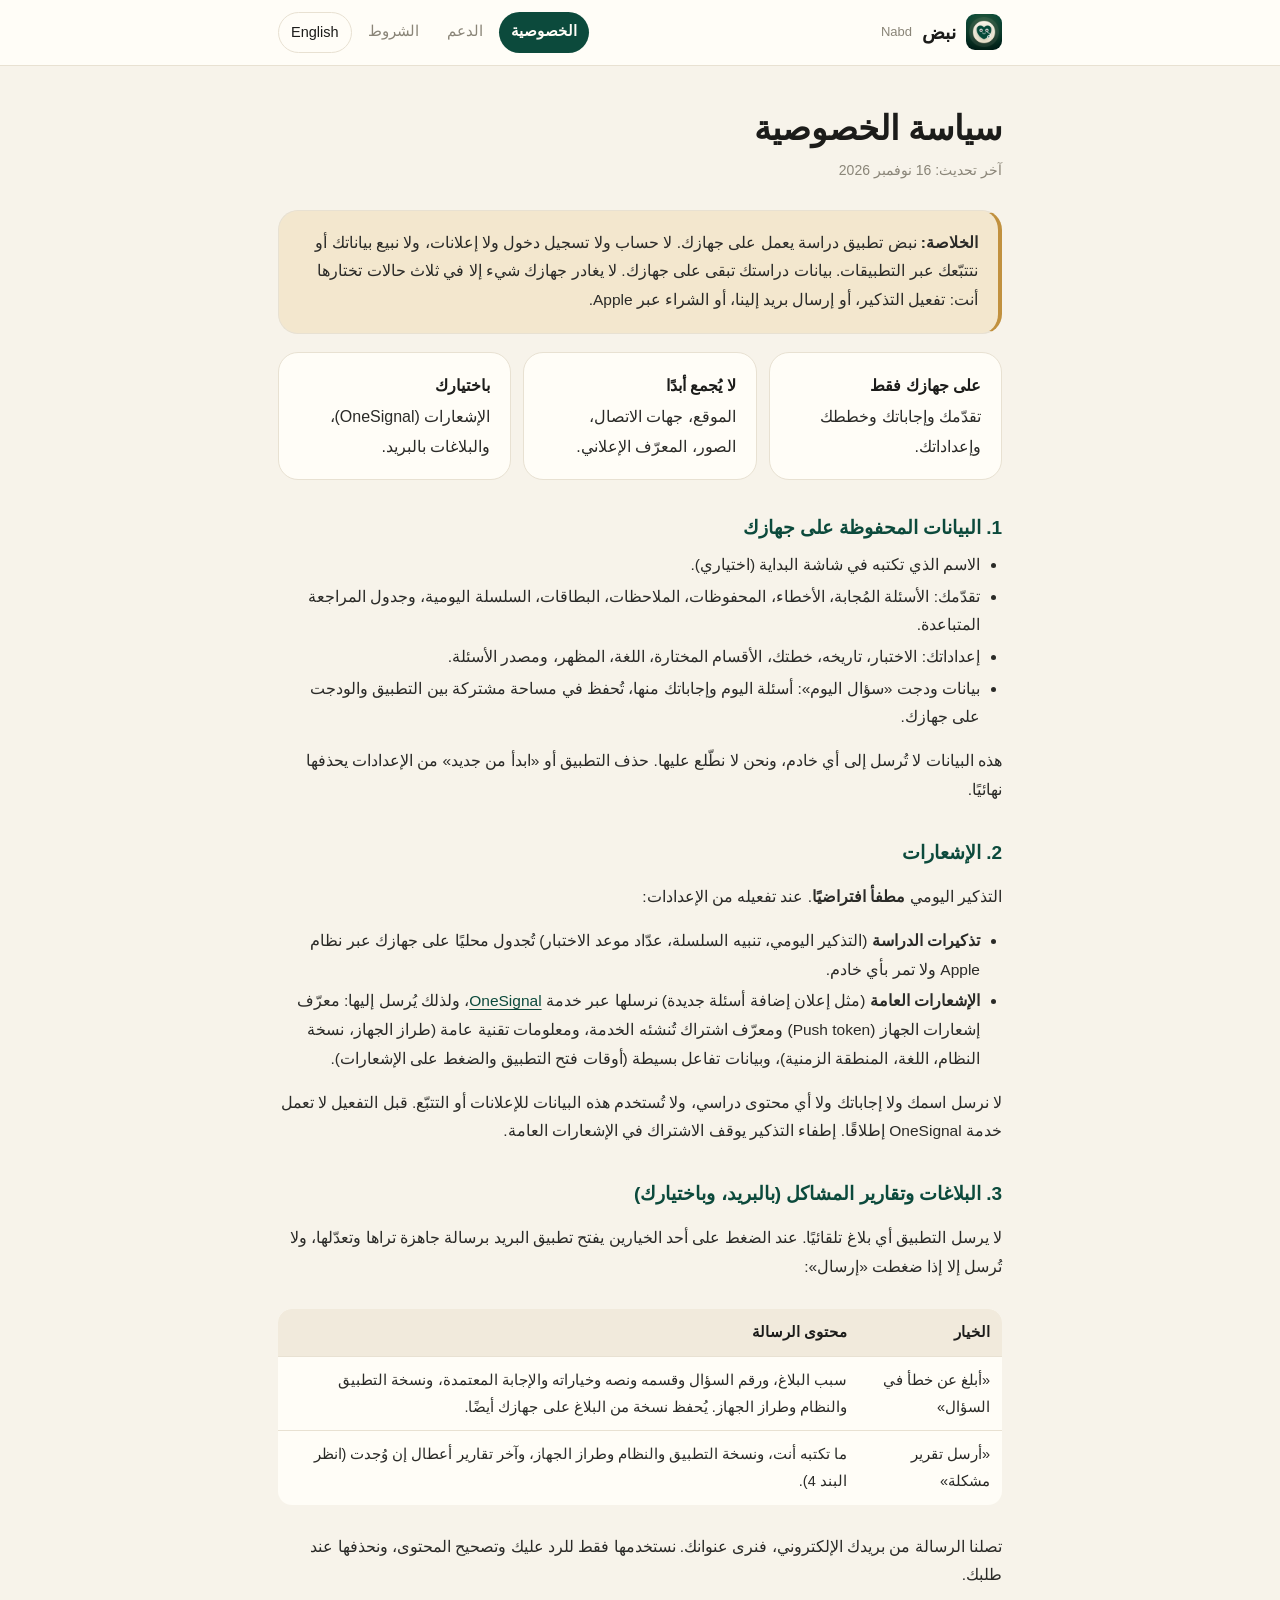
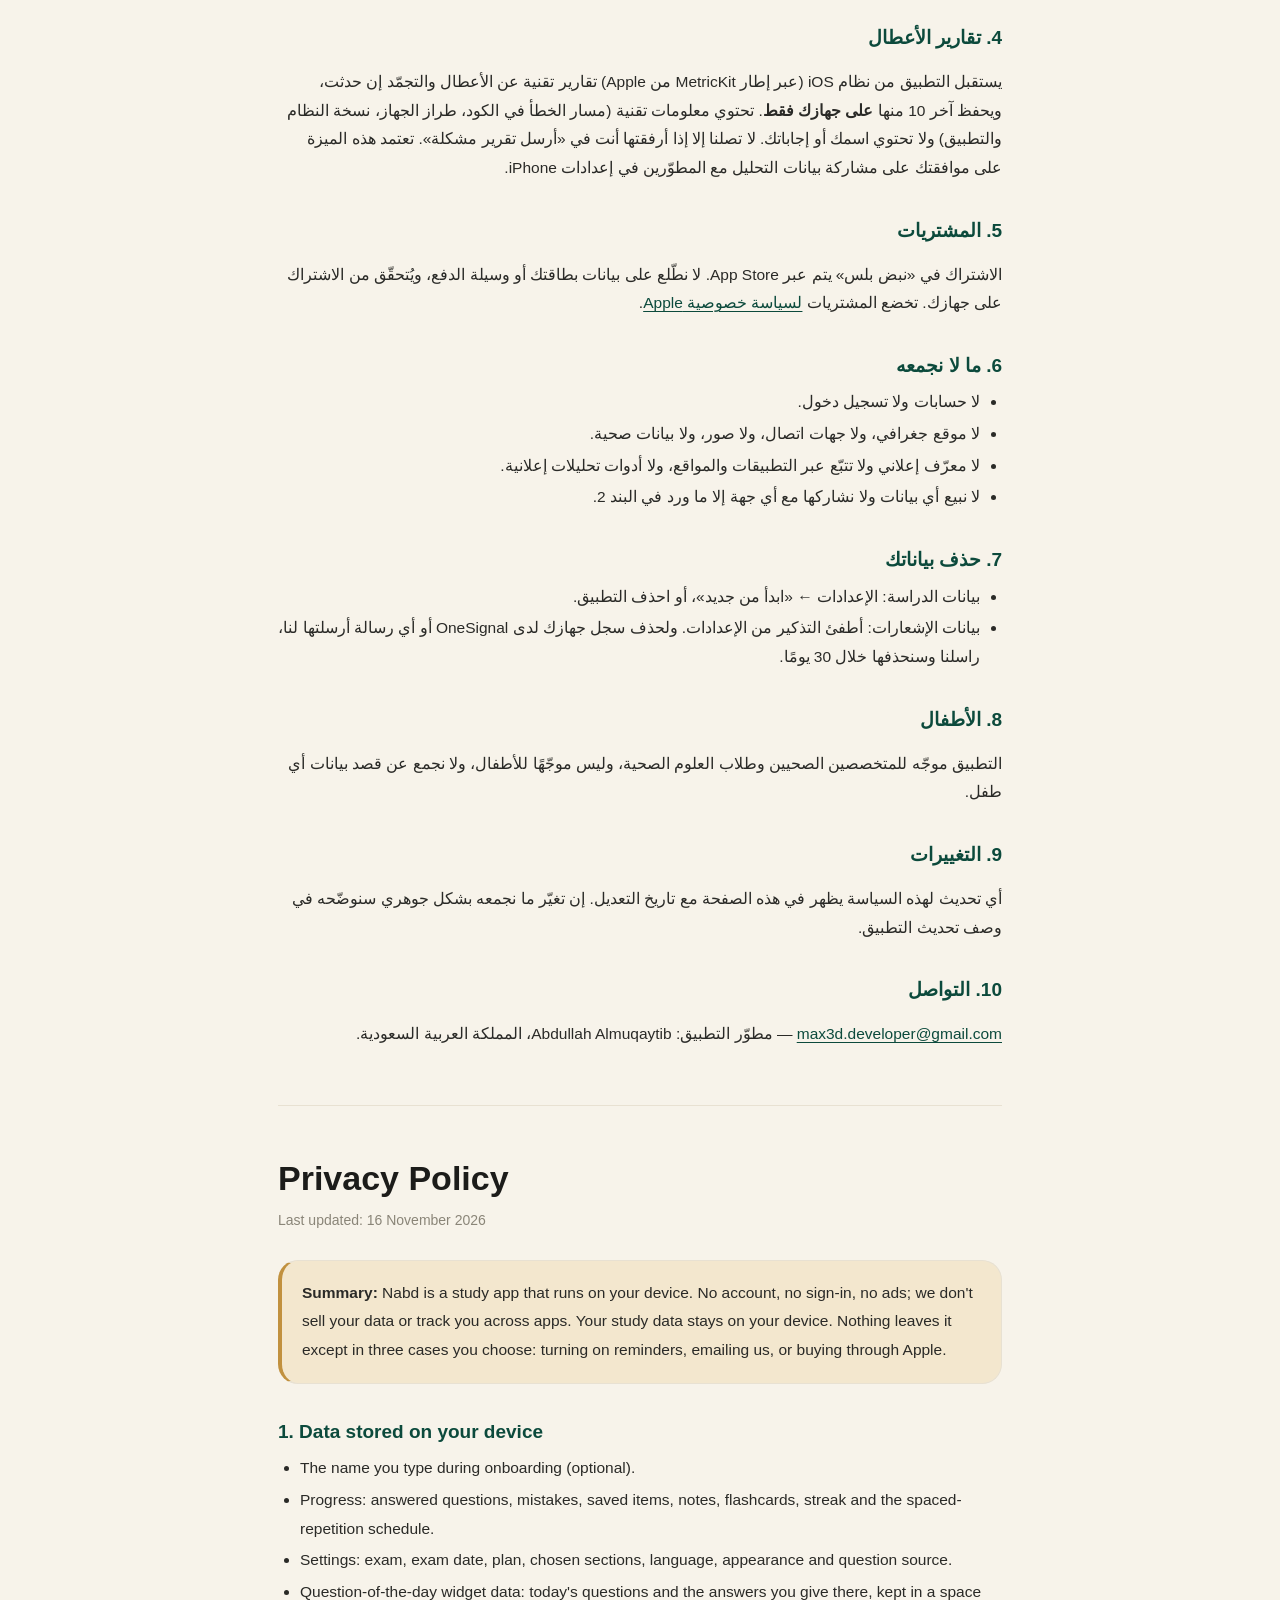
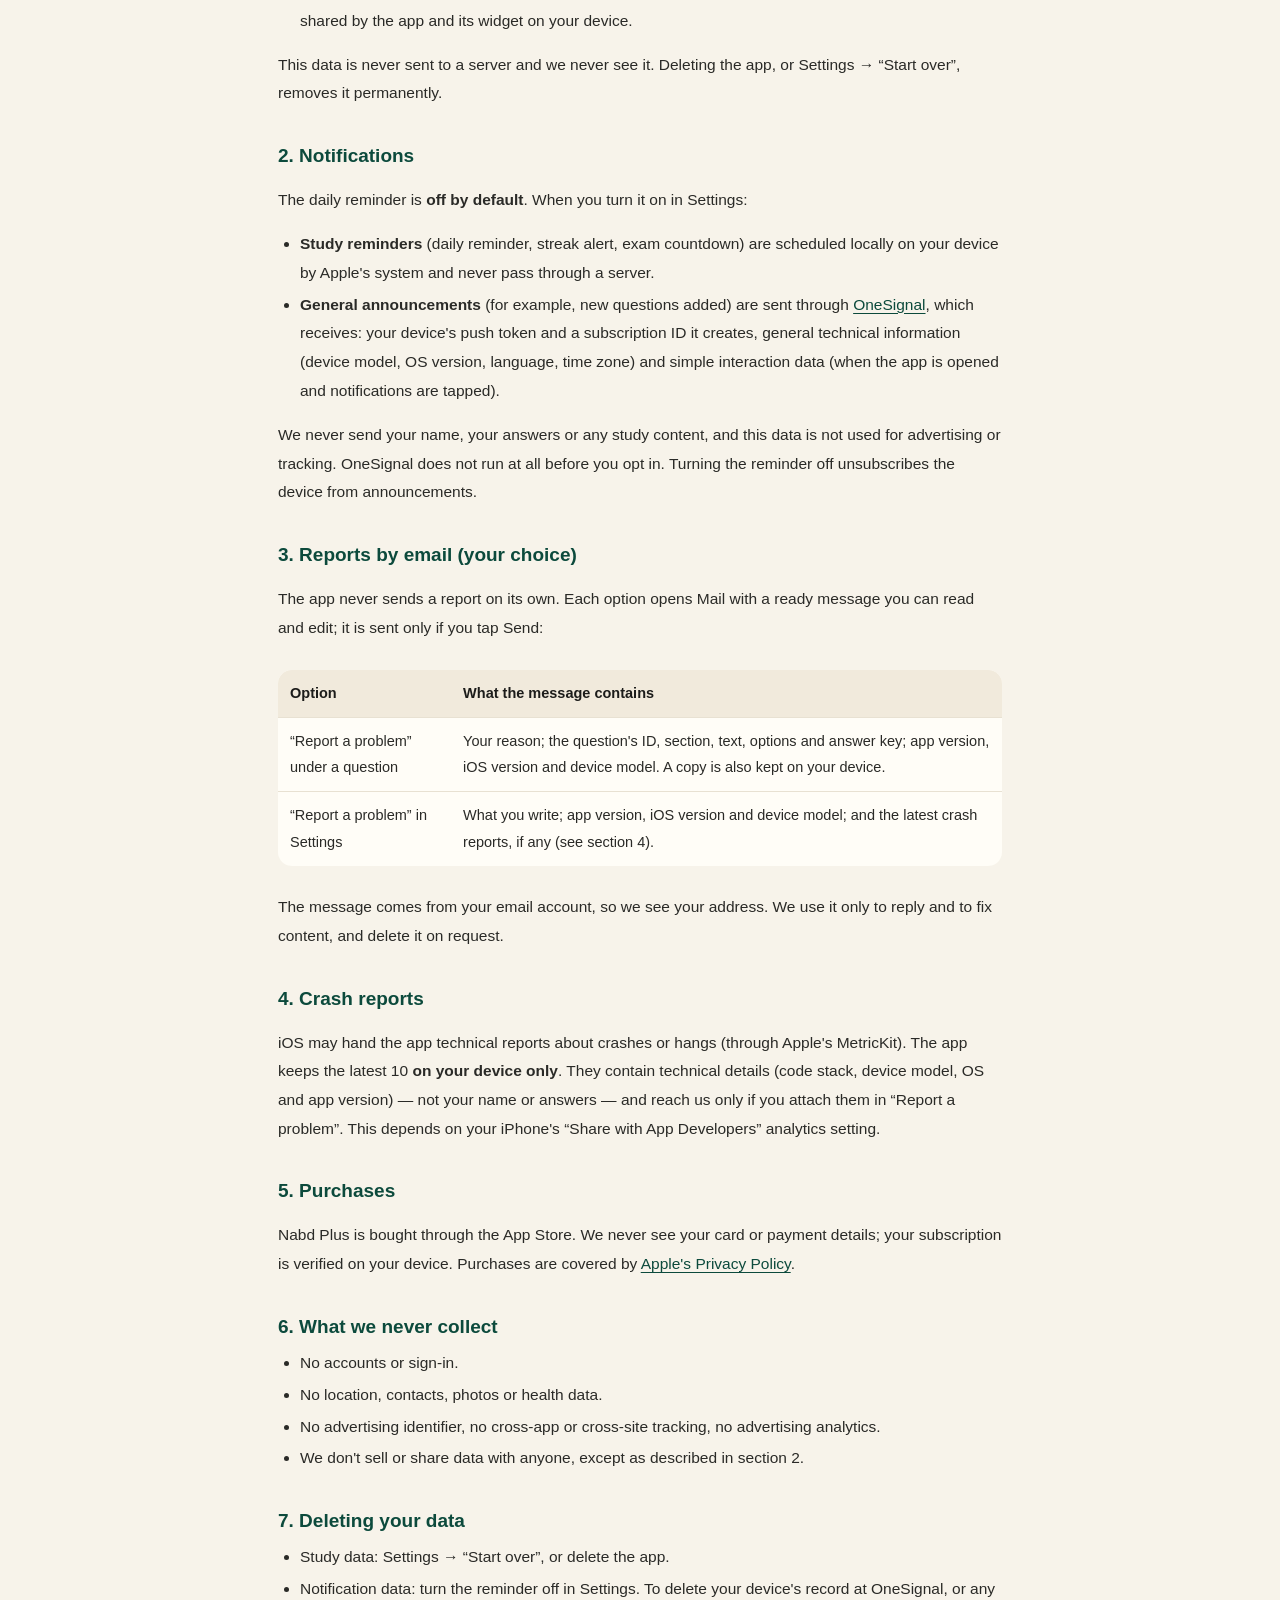
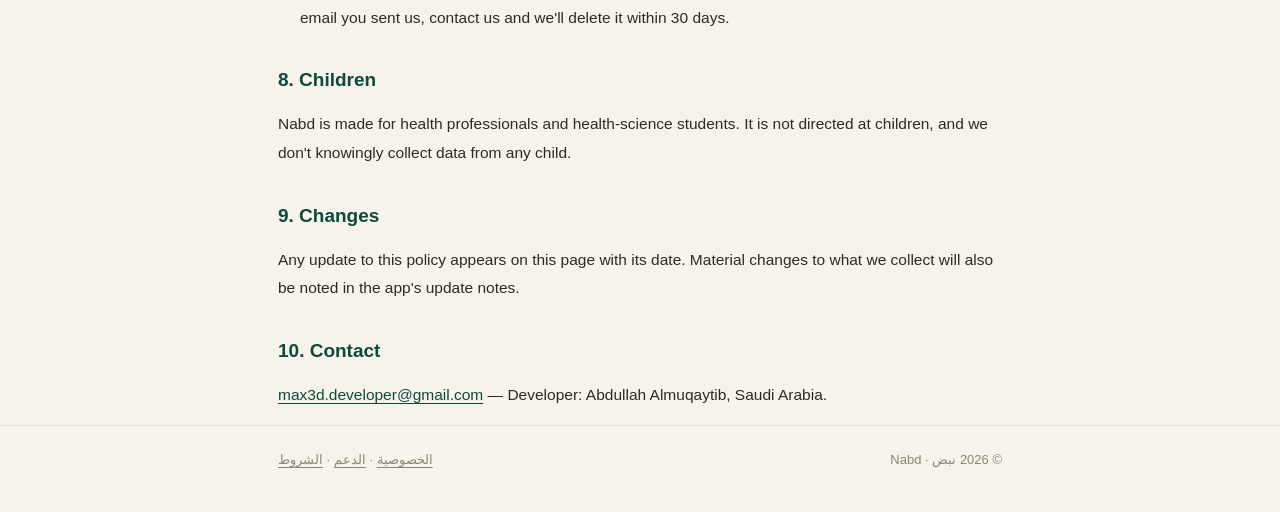
<file: index.html>
<!doctype html>
<html lang="ar" dir="rtl">
<head>
<meta charset="utf-8">
<meta name="viewport" content="width=device-width, initial-scale=1">
<title>نبض — سياسة الخصوصية | Nabd Privacy Policy</title>
<meta name="description" content="سياسة الخصوصية لتطبيق نبض لاختبارات الرخصة الصحية السعودية. Privacy policy for Nabd.">
<meta name="theme-color" content="#0C4A3C">
<link rel="icon" href="assets/favicon.png">
<link rel="apple-touch-icon" href="assets/icon.png">
<link rel="stylesheet" href="assets/site.css">
</head>
<body>
<header class="top"><div class="wrap">
  <a class="brand" href="./"><img src="assets/icon.png" alt="">نبض <small>Nabd</small></a>
  <nav>
    <a href="./" aria-current="page">الخصوصية</a>
    <a href="support.html">الدعم</a>
    <a href="terms.html">الشروط</a>
    <a class="lang" href="#en" lang="en">English</a>
  </nav>
</div></header>

<main class="wrap">
  <section class="hero">
    <h1>سياسة الخصوصية</h1>
    <div class="sub">آخر تحديث: 16 نوفمبر 2026</div>
  </section>

  <div class="card key">
    <p><strong>الخلاصة:</strong> نبض تطبيق دراسة يعمل على جهازك. لا حساب ولا تسجيل دخول ولا إعلانات، ولا نبيع بياناتك أو نتتبّعك عبر التطبيقات. بيانات دراستك تبقى على جهازك. لا يغادر جهازك شيء إلا في ثلاث حالات تختارها أنت: تفعيل التذكير، أو إرسال بريد إلينا، أو الشراء عبر Apple.</p>
  </div>

  <div class="grid">
    <div class="card"><strong>على جهازك فقط</strong>تقدّمك وإجاباتك وخططك وإعداداتك.</div>
    <div class="card"><strong>لا يُجمع أبدًا</strong>الموقع، جهات الاتصال، الصور، المعرّف الإعلاني.</div>
    <div class="card"><strong>باختيارك</strong>الإشعارات (OneSignal)، والبلاغات بالبريد.</div>
  </div>

  <h2>1. البيانات المحفوظة على جهازك</h2>
  <ul>
    <li>الاسم الذي تكتبه في شاشة البداية (اختياري).</li>
    <li>تقدّمك: الأسئلة المُجابة، الأخطاء، المحفوظات، الملاحظات، البطاقات، السلسلة اليومية، وجدول المراجعة المتباعدة.</li>
    <li>إعداداتك: الاختبار، تاريخه، خطتك، الأقسام المختارة، اللغة، المظهر، ومصدر الأسئلة.</li>
    <li>بيانات ودجت «سؤال اليوم»: أسئلة اليوم وإجاباتك منها، تُحفظ في مساحة مشتركة بين التطبيق والودجت على جهازك.</li>
  </ul>
  <p>هذه البيانات لا تُرسل إلى أي خادم، ونحن لا نطّلع عليها. حذف التطبيق أو «ابدأ من جديد» من الإعدادات يحذفها نهائيًا.</p>

  <h2>2. الإشعارات</h2>
  <p>التذكير اليومي <strong>مطفأ افتراضيًا</strong>. عند تفعيله من الإعدادات:</p>
  <ul>
    <li><strong>تذكيرات الدراسة</strong> (التذكير اليومي، تنبيه السلسلة، عدّاد موعد الاختبار) تُجدول محليًا على جهازك عبر نظام Apple ولا تمر بأي خادم.</li>
    <li><strong>الإشعارات العامة</strong> (مثل إعلان إضافة أسئلة جديدة) نرسلها عبر خدمة <a href="https://onesignal.com/privacy_policy" rel="noopener">OneSignal</a>، ولذلك يُرسل إليها: معرّف إشعارات الجهاز (Push token) ومعرّف اشتراك تُنشئه الخدمة، ومعلومات تقنية عامة (طراز الجهاز، نسخة النظام، اللغة، المنطقة الزمنية)، وبيانات تفاعل بسيطة (أوقات فتح التطبيق والضغط على الإشعارات).</li>
  </ul>
  <p>لا نرسل اسمك ولا إجاباتك ولا أي محتوى دراسي، ولا تُستخدم هذه البيانات للإعلانات أو التتبّع. قبل التفعيل لا تعمل خدمة OneSignal إطلاقًا. إطفاء التذكير يوقف الاشتراك في الإشعارات العامة.</p>

  <h2>3. البلاغات وتقارير المشاكل (بالبريد، وباختيارك)</h2>
  <p>لا يرسل التطبيق أي بلاغ تلقائيًا. عند الضغط على أحد الخيارين يفتح تطبيق البريد برسالة جاهزة تراها وتعدّلها، ولا تُرسل إلا إذا ضغطت «إرسال»:</p>
  <div class="tablewrap"><table>
    <tr><th>الخيار</th><th>محتوى الرسالة</th></tr>
    <tr><td>«أبلغ عن خطأ في السؤال»</td><td>سبب البلاغ، ورقم السؤال وقسمه ونصه وخياراته والإجابة المعتمدة، ونسخة التطبيق والنظام وطراز الجهاز. يُحفظ نسخة من البلاغ على جهازك أيضًا.</td></tr>
    <tr><td>«أرسل تقرير مشكلة»</td><td>ما تكتبه أنت، ونسخة التطبيق والنظام وطراز الجهاز، وآخر تقارير أعطال إن وُجدت (انظر البند 4).</td></tr>
  </table></div>
  <p>تصلنا الرسالة من بريدك الإلكتروني، فنرى عنوانك. نستخدمها فقط للرد عليك وتصحيح المحتوى، ونحذفها عند طلبك.</p>

  <h2>4. تقارير الأعطال</h2>
  <p>يستقبل التطبيق من نظام iOS (عبر إطار MetricKit من Apple) تقارير تقنية عن الأعطال والتجمّد إن حدثت، ويحفظ آخر 10 منها <strong>على جهازك فقط</strong>. تحتوي معلومات تقنية (مسار الخطأ في الكود، طراز الجهاز، نسخة النظام والتطبيق) ولا تحتوي اسمك أو إجاباتك. لا تصلنا إلا إذا أرفقتها أنت في «أرسل تقرير مشكلة». تعتمد هذه الميزة على موافقتك على مشاركة بيانات التحليل مع المطوّرين في إعدادات iPhone.</p>

  <h2>5. المشتريات</h2>
  <p>الاشتراك في «نبض بلس» يتم عبر App Store. لا نطّلع على بيانات بطاقتك أو وسيلة الدفع، ويُتحقّق من الاشتراك على جهازك. تخضع المشتريات <a href="https://www.apple.com/legal/privacy/" rel="noopener">لسياسة خصوصية Apple</a>.</p>

  <h2>6. ما لا نجمعه</h2>
  <ul>
    <li>لا حسابات ولا تسجيل دخول.</li>
    <li>لا موقع جغرافي، ولا جهات اتصال، ولا صور، ولا بيانات صحية.</li>
    <li>لا معرّف إعلاني ولا تتبّع عبر التطبيقات والمواقع، ولا أدوات تحليلات إعلانية.</li>
    <li>لا نبيع أي بيانات ولا نشاركها مع أي جهة إلا ما ورد في البند 2.</li>
  </ul>

  <h2>7. حذف بياناتك</h2>
  <ul>
    <li>بيانات الدراسة: الإعدادات ← «ابدأ من جديد»، أو احذف التطبيق.</li>
    <li>بيانات الإشعارات: أطفئ التذكير من الإعدادات. ولحذف سجل جهازك لدى OneSignal أو أي رسالة أرسلتها لنا، راسلنا وسنحذفها خلال 30 يومًا.</li>
  </ul>

  <h2>8. الأطفال</h2>
  <p>التطبيق موجّه للمتخصصين الصحيين وطلاب العلوم الصحية، وليس موجّهًا للأطفال، ولا نجمع عن قصد بيانات أي طفل.</p>

  <h2>9. التغييرات</h2>
  <p>أي تحديث لهذه السياسة يظهر في هذه الصفحة مع تاريخ التعديل. إن تغيّر ما نجمعه بشكل جوهري سنوضّحه في وصف تحديث التطبيق.</p>

  <h2>10. التواصل</h2>
  <p><a href="mailto:max3d.developer@gmail.com">max3d.developer@gmail.com</a> — مطوّر التطبيق: Abdullah Almuqaytib، المملكة العربية السعودية.</p>

  <!-- ===================== English ===================== -->
  <section class="en" id="en" lang="en" dir="ltr">
    <section class="hero">
      <h1>Privacy Policy</h1>
      <div class="sub">Last updated: 16 November 2026</div>
    </section>

    <div class="card key">
      <p><strong>Summary:</strong> Nabd is a study app that runs on your device. No account, no sign-in, no ads; we don't sell your data or track you across apps. Your study data stays on your device. Nothing leaves it except in three cases you choose: turning on reminders, emailing us, or buying through Apple.</p>
    </div>

    <h2>1. Data stored on your device</h2>
    <ul>
      <li>The name you type during onboarding (optional).</li>
      <li>Progress: answered questions, mistakes, saved items, notes, flashcards, streak and the spaced-repetition schedule.</li>
      <li>Settings: exam, exam date, plan, chosen sections, language, appearance and question source.</li>
      <li>Question-of-the-day widget data: today's questions and the answers you give there, kept in a space shared by the app and its widget on your device.</li>
    </ul>
    <p>This data is never sent to a server and we never see it. Deleting the app, or Settings → “Start over”, removes it permanently.</p>

    <h2>2. Notifications</h2>
    <p>The daily reminder is <strong>off by default</strong>. When you turn it on in Settings:</p>
    <ul>
      <li><strong>Study reminders</strong> (daily reminder, streak alert, exam countdown) are scheduled locally on your device by Apple's system and never pass through a server.</li>
      <li><strong>General announcements</strong> (for example, new questions added) are sent through <a href="https://onesignal.com/privacy_policy" rel="noopener">OneSignal</a>, which receives: your device's push token and a subscription ID it creates, general technical information (device model, OS version, language, time zone) and simple interaction data (when the app is opened and notifications are tapped).</li>
    </ul>
    <p>We never send your name, your answers or any study content, and this data is not used for advertising or tracking. OneSignal does not run at all before you opt in. Turning the reminder off unsubscribes the device from announcements.</p>

    <h2>3. Reports by email (your choice)</h2>
    <p>The app never sends a report on its own. Each option opens Mail with a ready message you can read and edit; it is sent only if you tap Send:</p>
    <div class="tablewrap"><table>
      <tr><th>Option</th><th>What the message contains</th></tr>
      <tr><td>“Report a problem” under a question</td><td>Your reason; the question's ID, section, text, options and answer key; app version, iOS version and device model. A copy is also kept on your device.</td></tr>
      <tr><td>“Report a problem” in Settings</td><td>What you write; app version, iOS version and device model; and the latest crash reports, if any (see section 4).</td></tr>
    </table></div>
    <p>The message comes from your email account, so we see your address. We use it only to reply and to fix content, and delete it on request.</p>

    <h2>4. Crash reports</h2>
    <p>iOS may hand the app technical reports about crashes or hangs (through Apple's MetricKit). The app keeps the latest 10 <strong>on your device only</strong>. They contain technical details (code stack, device model, OS and app version) — not your name or answers — and reach us only if you attach them in “Report a problem”. This depends on your iPhone's “Share with App Developers” analytics setting.</p>

    <h2>5. Purchases</h2>
    <p>Nabd Plus is bought through the App Store. We never see your card or payment details; your subscription is verified on your device. Purchases are covered by <a href="https://www.apple.com/legal/privacy/" rel="noopener">Apple's Privacy Policy</a>.</p>

    <h2>6. What we never collect</h2>
    <ul>
      <li>No accounts or sign-in.</li>
      <li>No location, contacts, photos or health data.</li>
      <li>No advertising identifier, no cross-app or cross-site tracking, no advertising analytics.</li>
      <li>We don't sell or share data with anyone, except as described in section 2.</li>
    </ul>

    <h2>7. Deleting your data</h2>
    <ul>
      <li>Study data: Settings → “Start over”, or delete the app.</li>
      <li>Notification data: turn the reminder off in Settings. To delete your device's record at OneSignal, or any email you sent us, contact us and we'll delete it within 30 days.</li>
    </ul>

    <h2>8. Children</h2>
    <p>Nabd is made for health professionals and health-science students. It is not directed at children, and we don't knowingly collect data from any child.</p>

    <h2>9. Changes</h2>
    <p>Any update to this policy appears on this page with its date. Material changes to what we collect will also be noted in the app's update notes.</p>

    <h2>10. Contact</h2>
    <p><a href="mailto:max3d.developer@gmail.com">max3d.developer@gmail.com</a> — Developer: Abdullah Almuqaytib, Saudi Arabia.</p>
  </section>
</main>

<footer><div class="wrap">
  <span>© 2026 نبض · Nabd</span>
  <span><a href="./">الخصوصية</a> · <a href="support.html">الدعم</a> · <a href="terms.html">الشروط</a></span>
</div></footer>
</body>
</html>
</file>
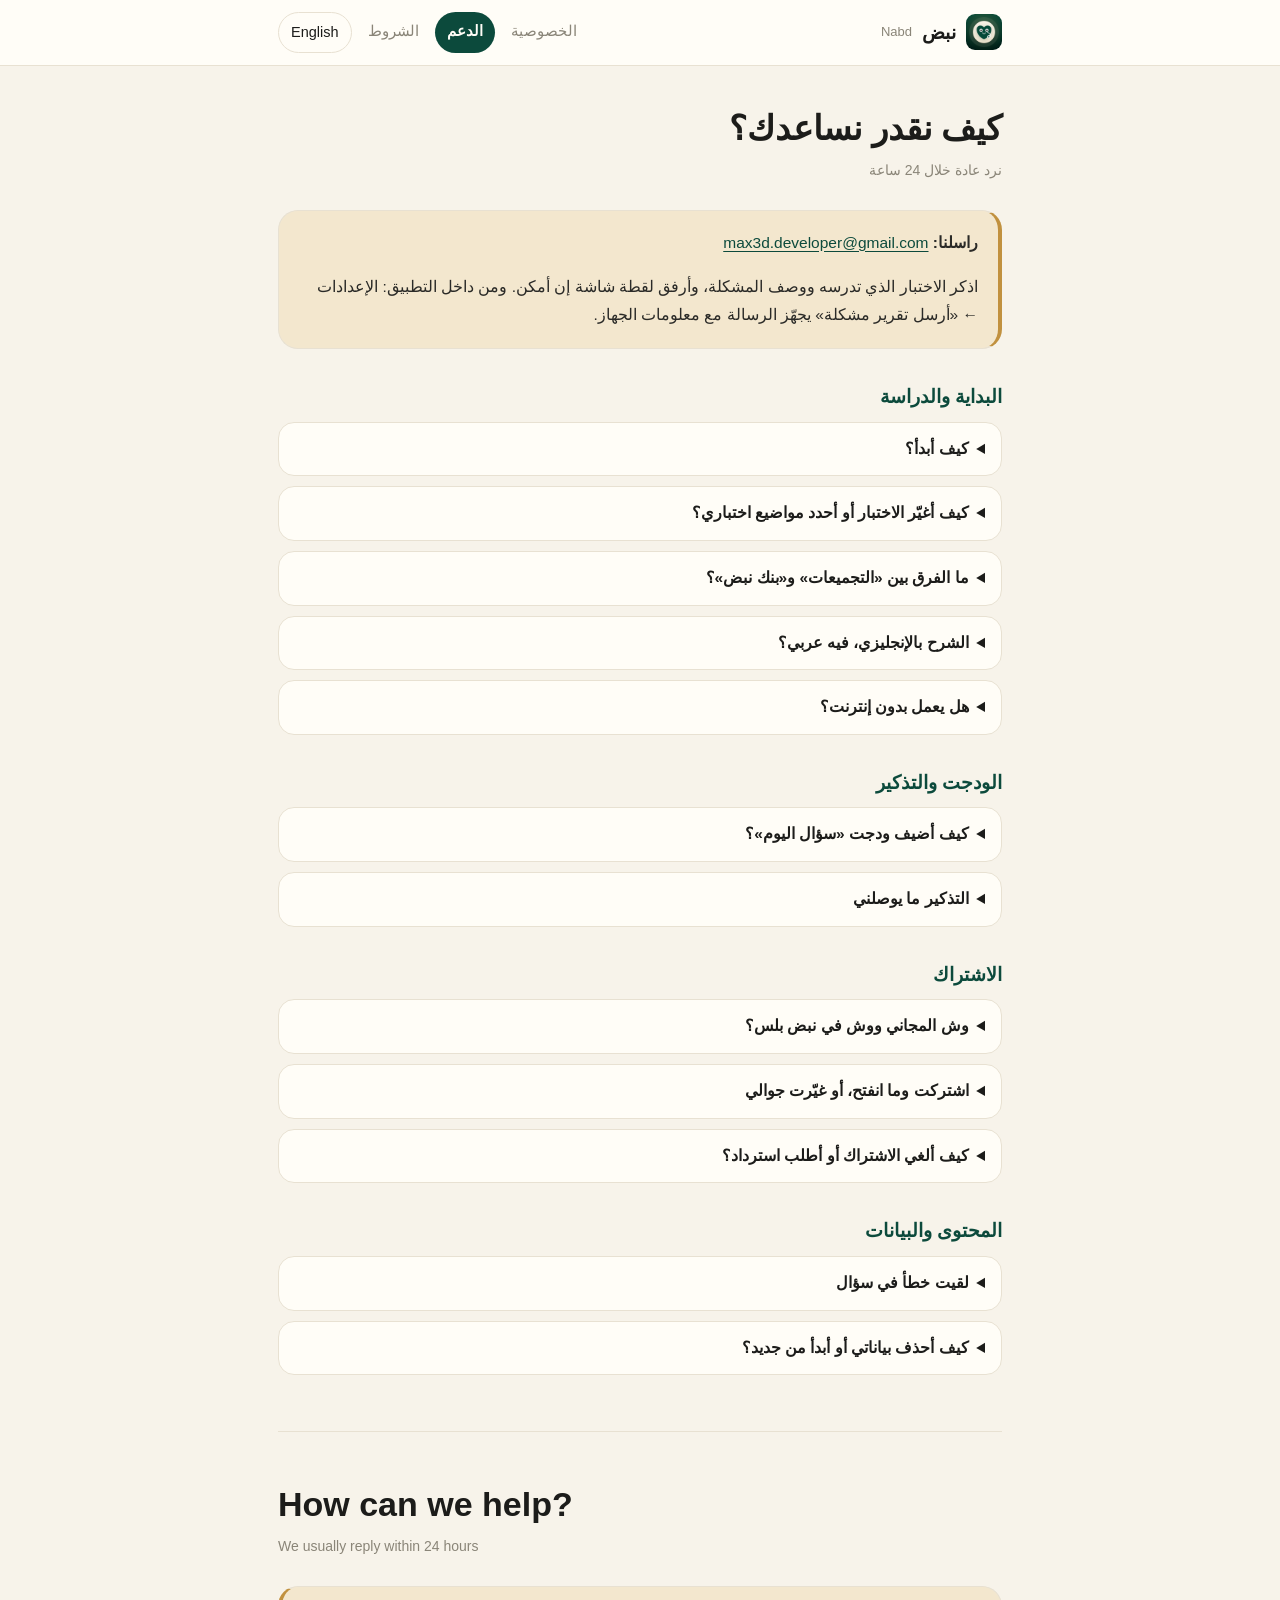
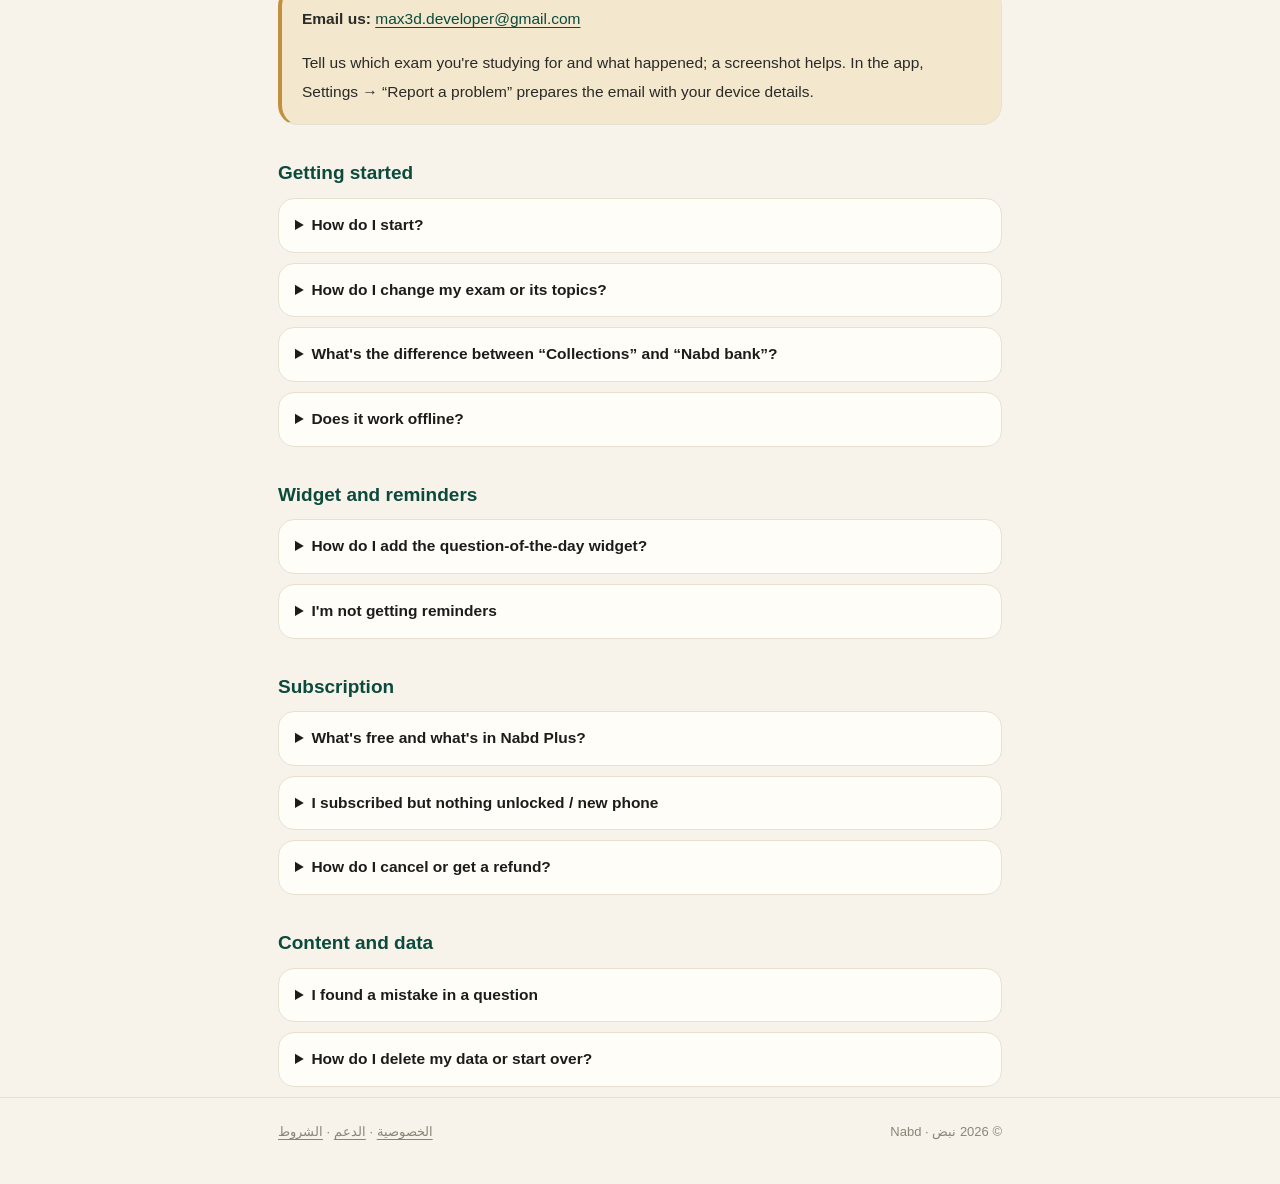
<file: support.html>
<!doctype html>
<html lang="ar" dir="rtl">
<head>
<meta charset="utf-8">
<meta name="viewport" content="width=device-width, initial-scale=1">
<title>نبض — الدعم | Nabd Support</title>
<meta name="description" content="الدعم والأسئلة المتكررة لتطبيق نبض. Nabd support and FAQ.">
<meta name="theme-color" content="#0C4A3C">
<link rel="icon" href="assets/favicon.png">
<link rel="apple-touch-icon" href="assets/icon.png">
<link rel="stylesheet" href="assets/site.css">
</head>
<body>
<header class="top"><div class="wrap">
  <a class="brand" href="./"><img src="assets/icon.png" alt="">نبض <small>Nabd</small></a>
  <nav>
    <a href="./">الخصوصية</a>
    <a href="support.html" aria-current="page">الدعم</a>
    <a href="terms.html">الشروط</a>
    <a class="lang" href="#en" lang="en">English</a>
  </nav>
</div></header>

<main class="wrap">
  <section class="hero">
    <h1>كيف نقدر نساعدك؟</h1>
    <div class="sub">نرد عادة خلال 24 ساعة</div>
  </section>

  <div class="card key">
    <p><strong>راسلنا:</strong> <a href="mailto:max3d.developer@gmail.com?subject=Nabd%20support">max3d.developer@gmail.com</a></p>
    <p>اذكر الاختبار الذي تدرسه ووصف المشكلة، وأرفق لقطة شاشة إن أمكن. ومن داخل التطبيق: الإعدادات ← «أرسل تقرير مشكلة» يجهّز الرسالة مع معلومات الجهاز.</p>
  </div>

  <h2>البداية والدراسة</h2>
  <details><summary>كيف أبدأ؟</summary>
    <p>من تبويب «اليوم» اضغط «ابدأ الجلسة» وتبدأ جلستك المبنية على خطتك: مراجعات مستحقة + أسئلة جديدة. أو من «الدراسة» اختر الوضع اللي تبيه (تدريب، محاكاة، بطاقات، مراجعة الأخطاء…).</p></details>
  <details><summary>كيف أغيّر الاختبار أو أحدد مواضيع اختباري؟</summary>
    <p>الإعدادات ← «خطتي»: اختر الاختبار، وموعده، ووقتك اليومي، و«كل المواضيع» أو الأقسام اللي يشملها اختبارك فقط.</p></details>
  <details><summary>ما الفرق بين «التجميعات» و«بنك نبض»؟</summary>
    <p>«التجميعات» أسئلة متداولة من اختبارات سابقة (موصى بها)، و«بنك نبض» أسئلة إضافية لتوسيع المعرفة. تختار من الإعدادات ← «مصدر الأسئلة».</p></details>
  <details><summary>الشرح بالإنجليزي، فيه عربي؟</summary>
    <p>الأسئلة والشرح بالإنجليزية مثل الاختبار. تقدر تعرض الترجمة العربية بلمسة، أو تغيّر «لغة الأسئلة والشرح» من الإعدادات. وزر «اشرح لي ببساطة» يختصر الشرح في نقاط.</p></details>
  <details><summary>هل يعمل بدون إنترنت؟</summary>
    <p>نعم. كل الأسئلة والشروح داخل التطبيق.</p></details>

  <h2>الودجت والتذكير</h2>
  <details><summary>كيف أضيف ودجت «سؤال اليوم»؟</summary>
    <p>اضغط مطوّلًا على مساحة فارغة في الشاشة الرئيسية ← «+» ← ابحث عن «نبض» ← اختر المقاس المتوسط أو الكبير. تقدر تجاوب منها مباشرة. «سؤال آخر» متاح لمشتركي بلس.</p></details>
  <details><summary>التذكير ما يوصلني</summary>
    <p>تأكد أن «تذكير يومي» مفعّل في إعدادات التطبيق، وأن إشعارات نبض مسموحة في إعدادات iPhone ← الإشعارات ← نبض.</p></details>

  <h2>الاشتراك</h2>
  <details><summary>وش المجاني ووش في نبض بلس؟</summary>
    <p>تجرّب أول 15 سؤالًا مجانًا، وسؤال اليوم متاح للجميع. «نبض بلس» (شهري أو سنوي) يفتح كل الأسئلة وكل أوضاع الدراسة.</p></details>
  <details><summary>اشتركت وما انفتح، أو غيّرت جوالي</summary>
    <p>الإعدادات ← «استعادة الشراء» بنفس حساب Apple اللي اشتركت فيه.</p></details>
  <details><summary>كيف ألغي الاشتراك أو أطلب استرداد؟</summary>
    <p>الإلغاء من إعدادات iPhone ← اسمك ← الاشتراكات ← نبض، ويبقى فعّالًا حتى نهاية الفترة المدفوعة. الاسترداد تديره Apple عبر <a href="https://reportaproblem.apple.com" rel="noopener">reportaproblem.apple.com</a>.</p></details>

  <h2>المحتوى والبيانات</h2>
  <details><summary>لقيت خطأ في سؤال</summary>
    <p>بعد الإجابة اضغط «أبلغ عن خطأ في السؤال» واختر السبب، فيفتح بريد جاهز فيه رقم السؤال. نراجع كل بلاغ، ولا نغيّر أي إجابة إلا بمصدر علمي.</p></details>
  <details><summary>كيف أحذف بياناتي أو أبدأ من جديد؟</summary>
    <p>الإعدادات ← «ابدأ من جديد» يحذف تقدّمك وخططك نهائيًا، أو احذف التطبيق. التفاصيل في <a href="./">سياسة الخصوصية</a>.</p></details>

  <!-- ===================== English ===================== -->
  <section class="en" id="en" lang="en" dir="ltr">
    <section class="hero">
      <h1>How can we help?</h1>
      <div class="sub">We usually reply within 24 hours</div>
    </section>

    <div class="card key">
      <p><strong>Email us:</strong> <a href="mailto:max3d.developer@gmail.com?subject=Nabd%20support">max3d.developer@gmail.com</a></p>
      <p>Tell us which exam you're studying for and what happened; a screenshot helps. In the app, Settings → “Report a problem” prepares the email with your device details.</p>
    </div>

    <h2>Getting started</h2>
    <details><summary>How do I start?</summary>
      <p>On the Today tab tap “Start session” for a session built on your plan: reviews that are due plus new questions. Or open Study and pick a mode (practice, mock exam, flashcards, mistakes…).</p></details>
    <details><summary>How do I change my exam or its topics?</summary>
      <p>Settings → “My plan”: choose the exam, its date, your daily time, and “All topics” or only the sections your exam covers.</p></details>
    <details><summary>What's the difference between “Collections” and “Nabd bank”?</summary>
      <p>“Collections” are questions recalled from past exams (recommended); “Nabd bank” adds extra questions to broaden your knowledge. Choose in Settings → “Question source”.</p></details>
    <details><summary>Does it work offline?</summary>
      <p>Yes. Every question and explanation is inside the app.</p></details>

    <h2>Widget and reminders</h2>
    <details><summary>How do I add the question-of-the-day widget?</summary>
      <p>Touch and hold an empty area of the Home Screen → “+” → search “Nabd” → pick medium or large. You can answer right there; “Another question” is for Plus members.</p></details>
    <details><summary>I'm not getting reminders</summary>
      <p>Make sure “Daily reminder” is on in the app's Settings, and that notifications are allowed in iPhone Settings → Notifications → Nabd.</p></details>

    <h2>Subscription</h2>
    <details><summary>What's free and what's in Nabd Plus?</summary>
      <p>The first 15 questions are free, and the question of the day is free for everyone. Nabd Plus (monthly or yearly) unlocks every question and every study mode.</p></details>
    <details><summary>I subscribed but nothing unlocked / new phone</summary>
      <p>Settings → “Restore purchases”, signed in with the same Apple Account you subscribed with.</p></details>
    <details><summary>How do I cancel or get a refund?</summary>
      <p>Cancel in iPhone Settings → your name → Subscriptions → Nabd; it stays active until the end of the paid period. Refunds are handled by Apple at <a href="https://reportaproblem.apple.com" rel="noopener">reportaproblem.apple.com</a>.</p></details>

    <h2>Content and data</h2>
    <details><summary>I found a mistake in a question</summary>
      <p>After answering, tap “Report a problem” under the explanation and pick a reason; Mail opens with the question's ID filled in. We review every report and never change an answer without a scientific source.</p></details>
    <details><summary>How do I delete my data or start over?</summary>
      <p>Settings → “Start over” permanently deletes your progress and plans, or delete the app. Details in the <a href="./#en">Privacy Policy</a>.</p></details>
  </section>
</main>

<footer><div class="wrap">
  <span>© 2026 نبض · Nabd</span>
  <span><a href="./">الخصوصية</a> · <a href="support.html">الدعم</a> · <a href="terms.html">الشروط</a></span>
</div></footer>
</body>
</html>
</file>
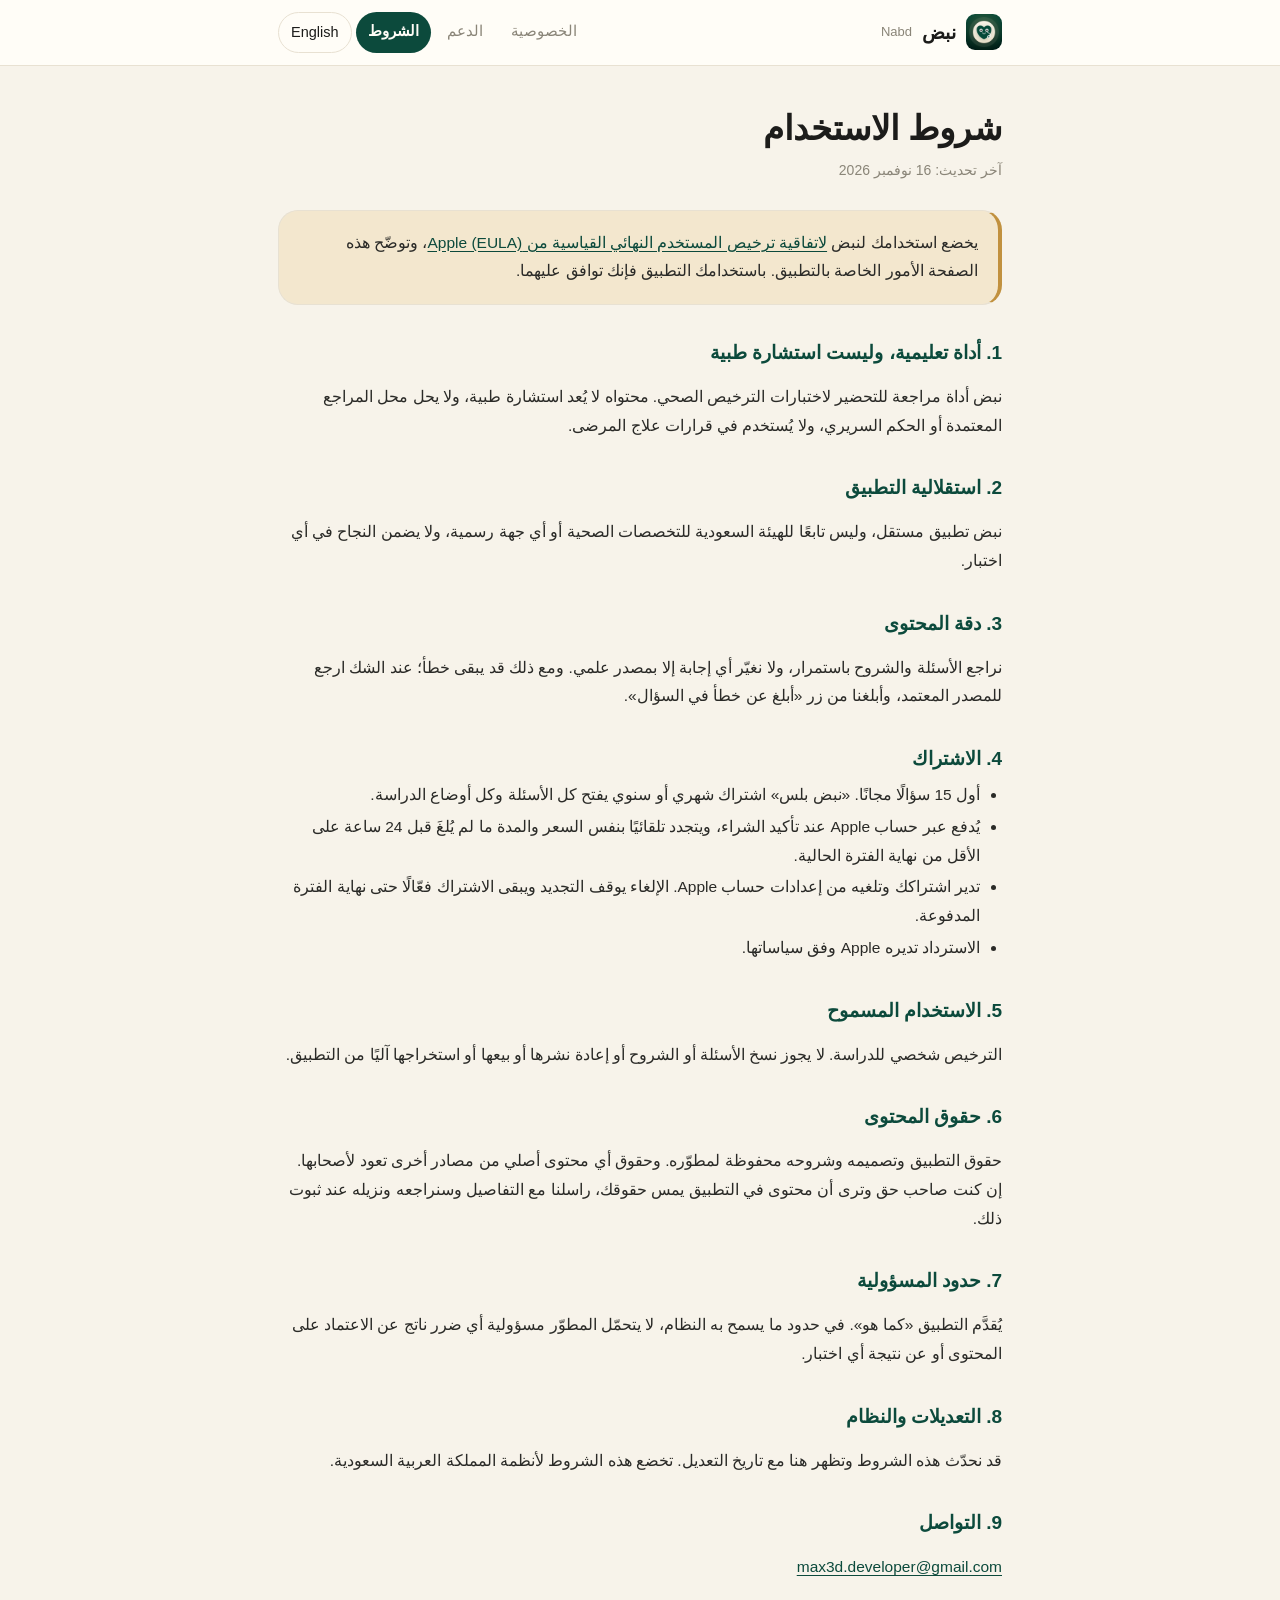
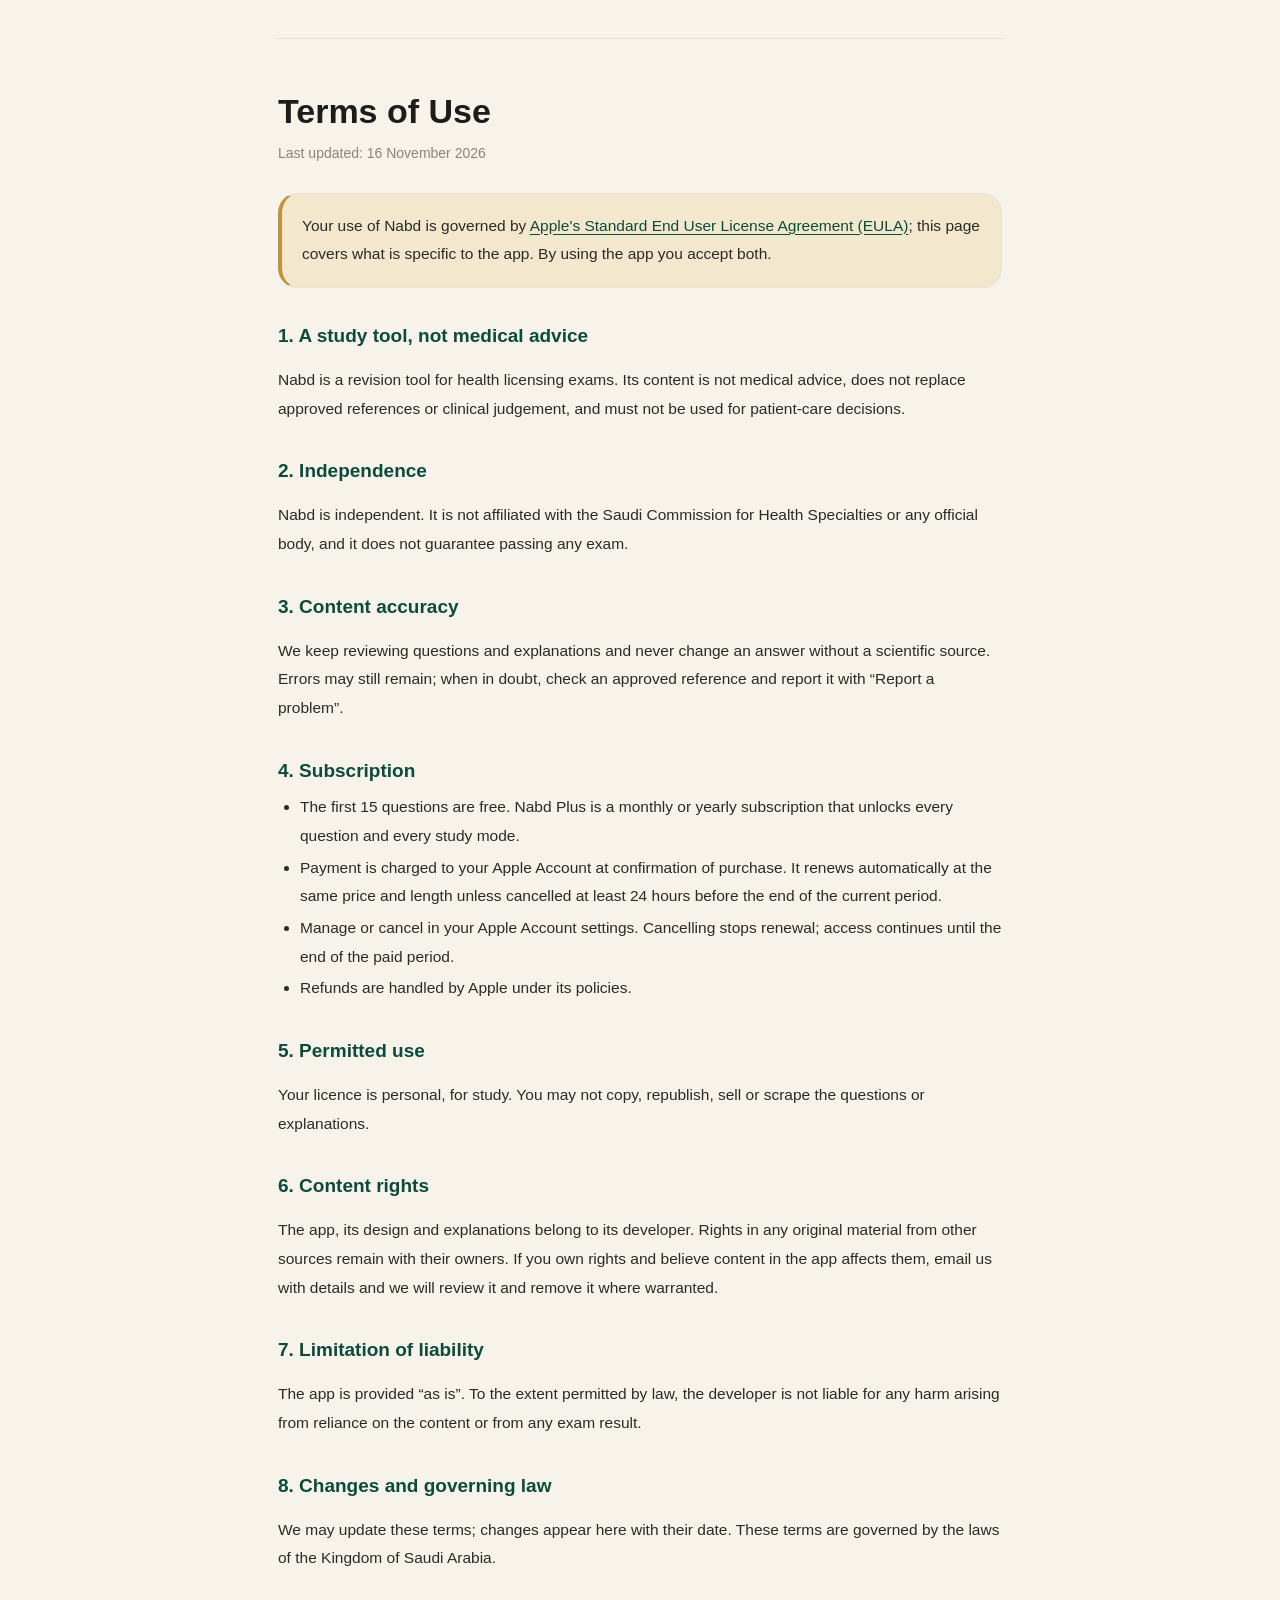
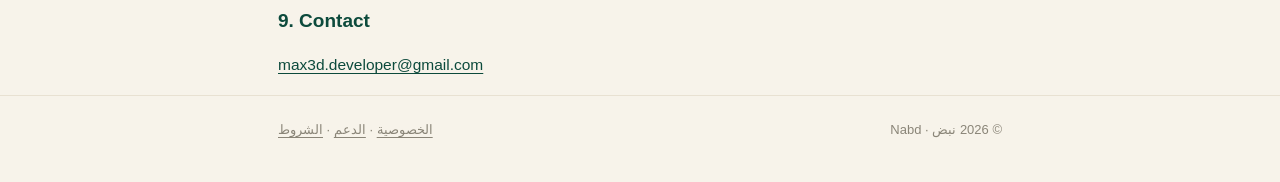
<file: terms.html>
<!doctype html>
<html lang="ar" dir="rtl">
<head>
<meta charset="utf-8">
<meta name="viewport" content="width=device-width, initial-scale=1">
<title>نبض — شروط الاستخدام | Nabd Terms of Use</title>
<meta name="description" content="شروط استخدام تطبيق نبض. Nabd terms of use.">
<meta name="theme-color" content="#0C4A3C">
<link rel="icon" href="assets/favicon.png">
<link rel="apple-touch-icon" href="assets/icon.png">
<link rel="stylesheet" href="assets/site.css">
</head>
<body>
<header class="top"><div class="wrap">
  <a class="brand" href="./"><img src="assets/icon.png" alt="">نبض <small>Nabd</small></a>
  <nav>
    <a href="./">الخصوصية</a>
    <a href="support.html">الدعم</a>
    <a href="terms.html" aria-current="page">الشروط</a>
    <a class="lang" href="#en" lang="en">English</a>
  </nav>
</div></header>

<main class="wrap">
  <section class="hero">
    <h1>شروط الاستخدام</h1>
    <div class="sub">آخر تحديث: 16 نوفمبر 2026</div>
  </section>

  <div class="card key">
    <p>يخضع استخدامك لنبض <a href="https://www.apple.com/legal/internet-services/itunes/dev/stdeula/" rel="noopener">لاتفاقية ترخيص المستخدم النهائي القياسية من Apple (EULA)</a>، وتوضّح هذه الصفحة الأمور الخاصة بالتطبيق. باستخدامك التطبيق فإنك توافق عليهما.</p>
  </div>

  <h2>1. أداة تعليمية، وليست استشارة طبية</h2>
  <p>نبض أداة مراجعة للتحضير لاختبارات الترخيص الصحي. محتواه لا يُعد استشارة طبية، ولا يحل محل المراجع المعتمدة أو الحكم السريري، ولا يُستخدم في قرارات علاج المرضى.</p>

  <h2>2. استقلالية التطبيق</h2>
  <p>نبض تطبيق مستقل، وليس تابعًا للهيئة السعودية للتخصصات الصحية أو أي جهة رسمية، ولا يضمن النجاح في أي اختبار.</p>

  <h2>3. دقة المحتوى</h2>
  <p>نراجع الأسئلة والشروح باستمرار، ولا نغيّر أي إجابة إلا بمصدر علمي. ومع ذلك قد يبقى خطأ؛ عند الشك ارجع للمصدر المعتمد، وأبلغنا من زر «أبلغ عن خطأ في السؤال».</p>

  <h2>4. الاشتراك</h2>
  <ul>
    <li>أول 15 سؤالًا مجانًا. «نبض بلس» اشتراك شهري أو سنوي يفتح كل الأسئلة وكل أوضاع الدراسة.</li>
    <li>يُدفع عبر حساب Apple عند تأكيد الشراء، ويتجدد تلقائيًا بنفس السعر والمدة ما لم يُلغَ قبل 24 ساعة على الأقل من نهاية الفترة الحالية.</li>
    <li>تدير اشتراكك وتلغيه من إعدادات حساب Apple. الإلغاء يوقف التجديد ويبقى الاشتراك فعّالًا حتى نهاية الفترة المدفوعة.</li>
    <li>الاسترداد تديره Apple وفق سياساتها.</li>
  </ul>

  <h2>5. الاستخدام المسموح</h2>
  <p>الترخيص شخصي للدراسة. لا يجوز نسخ الأسئلة أو الشروح أو إعادة نشرها أو بيعها أو استخراجها آليًا من التطبيق.</p>

  <h2>6. حقوق المحتوى</h2>
  <p>حقوق التطبيق وتصميمه وشروحه محفوظة لمطوّره. وحقوق أي محتوى أصلي من مصادر أخرى تعود لأصحابها. إن كنت صاحب حق وترى أن محتوى في التطبيق يمس حقوقك، راسلنا مع التفاصيل وسنراجعه ونزيله عند ثبوت ذلك.</p>

  <h2>7. حدود المسؤولية</h2>
  <p>يُقدَّم التطبيق «كما هو». في حدود ما يسمح به النظام، لا يتحمّل المطوّر مسؤولية أي ضرر ناتج عن الاعتماد على المحتوى أو عن نتيجة أي اختبار.</p>

  <h2>8. التعديلات والنظام</h2>
  <p>قد نحدّث هذه الشروط وتظهر هنا مع تاريخ التعديل. تخضع هذه الشروط لأنظمة المملكة العربية السعودية.</p>

  <h2>9. التواصل</h2>
  <p><a href="mailto:max3d.developer@gmail.com">max3d.developer@gmail.com</a></p>

  <!-- ===================== English ===================== -->
  <section class="en" id="en" lang="en" dir="ltr">
    <section class="hero">
      <h1>Terms of Use</h1>
      <div class="sub">Last updated: 16 November 2026</div>
    </section>

    <div class="card key">
      <p>Your use of Nabd is governed by <a href="https://www.apple.com/legal/internet-services/itunes/dev/stdeula/" rel="noopener">Apple's Standard End User License Agreement (EULA)</a>; this page covers what is specific to the app. By using the app you accept both.</p>
    </div>

    <h2>1. A study tool, not medical advice</h2>
    <p>Nabd is a revision tool for health licensing exams. Its content is not medical advice, does not replace approved references or clinical judgement, and must not be used for patient-care decisions.</p>

    <h2>2. Independence</h2>
    <p>Nabd is independent. It is not affiliated with the Saudi Commission for Health Specialties or any official body, and it does not guarantee passing any exam.</p>

    <h2>3. Content accuracy</h2>
    <p>We keep reviewing questions and explanations and never change an answer without a scientific source. Errors may still remain; when in doubt, check an approved reference and report it with “Report a problem”.</p>

    <h2>4. Subscription</h2>
    <ul>
      <li>The first 15 questions are free. Nabd Plus is a monthly or yearly subscription that unlocks every question and every study mode.</li>
      <li>Payment is charged to your Apple Account at confirmation of purchase. It renews automatically at the same price and length unless cancelled at least 24 hours before the end of the current period.</li>
      <li>Manage or cancel in your Apple Account settings. Cancelling stops renewal; access continues until the end of the paid period.</li>
      <li>Refunds are handled by Apple under its policies.</li>
    </ul>

    <h2>5. Permitted use</h2>
    <p>Your licence is personal, for study. You may not copy, republish, sell or scrape the questions or explanations.</p>

    <h2>6. Content rights</h2>
    <p>The app, its design and explanations belong to its developer. Rights in any original material from other sources remain with their owners. If you own rights and believe content in the app affects them, email us with details and we will review it and remove it where warranted.</p>

    <h2>7. Limitation of liability</h2>
    <p>The app is provided “as is”. To the extent permitted by law, the developer is not liable for any harm arising from reliance on the content or from any exam result.</p>

    <h2>8. Changes and governing law</h2>
    <p>We may update these terms; changes appear here with their date. These terms are governed by the laws of the Kingdom of Saudi Arabia.</p>

    <h2>9. Contact</h2>
    <p><a href="mailto:max3d.developer@gmail.com">max3d.developer@gmail.com</a></p>
  </section>
</main>

<footer><div class="wrap">
  <span>© 2026 نبض · Nabd</span>
  <span><a href="./">الخصوصية</a> · <a href="support.html">الدعم</a> · <a href="terms.html">الشروط</a></span>
</div></footer>
</body>
</html>
</file>
<file: assets/site.css>
/* Nabd brand — same palette as the app (Theme.swift) */
:root {
  --bg: #F7F3EA; --card: #FFFDF7; --card-alt: #F1EADC;
  --ink: #1C1C1A; --body: #2A2A27; --muted: #8A8578; --line: #E8E1D2;
  --primary: #0C4A3C; --primary-deep: #08382E; --on-primary: #FFFDF7;
  --gold: #C1913F; --gold-soft: #F3E7CE; --chip: #EDE5D6;
  color-scheme: light dark;
}
@media (prefers-color-scheme: dark) {
  :root {
    --bg: #0B1310; --card: #14201B; --card-alt: #1C2A24;
    --ink: #F2EFE6; --body: #D9D5CA; --muted: #9A968A; --line: #26362F;
    --primary: #2FA383; --primary-deep: #0C4A3C; --on-primary: #0B1310;
    --gold: #E0B25E; --gold-soft: #3A3325; --chip: #22302A;
  }
}
* { box-sizing: border-box; }
html { -webkit-text-size-adjust: 100%; }
body {
  margin: 0; background: var(--bg); color: var(--body);
  font-family: -apple-system, BlinkMacSystemFont, "SF Arabic", "Segoe UI", Tahoma, sans-serif;
  line-height: 1.85; font-size: 16px;
}
a { color: var(--primary); text-underline-offset: 3px; }
.wrap { max-width: 760px; margin: 0 auto; padding: 0 18px; }

/* header */
.top { border-bottom: 1px solid var(--line); background: var(--card); position: sticky; top: 0; z-index: 5; }
.top .wrap { display: flex; align-items: center; gap: 12px; padding-block: 12px; flex-wrap: wrap; }
.brand { display: flex; align-items: center; gap: 10px; text-decoration: none; color: var(--ink); font-weight: 800; font-size: 19px; }
.brand img { width: 36px; height: 36px; border-radius: 9px; }
.brand small { color: var(--muted); font-weight: 500; font-size: 13px; }
nav { display: flex; gap: 4px; margin-inline-start: auto; flex-wrap: wrap; }
nav a { text-decoration: none; color: var(--muted); font-size: 14.5px; padding: 6px 12px; border-radius: 999px; }
nav a[aria-current="page"] { background: var(--primary); color: var(--on-primary); font-weight: 600; }
nav a.lang { border: 1px solid var(--line); color: var(--ink); }

/* hero */
.hero { padding: 40px 0 8px; }
.hero h1 { color: var(--ink); font-size: clamp(26px, 6vw, 34px); line-height: 1.35; margin: 0 0 6px; }
.hero .sub { color: var(--muted); font-size: 14px; }

/* content */
main { padding-bottom: 60px; }
h2 { color: var(--primary); font-size: 19px; margin: 34px 0 8px; line-height: 1.5; }
h3 { color: var(--ink); font-size: 16.5px; margin: 22px 0 4px; }
p, li { font-size: 15.5px; }
ul { padding-inline-start: 22px; margin: 6px 0; }
li { margin: 3px 0; }
.card { background: var(--card); border: 1px solid var(--line); border-radius: 20px; padding: 18px 20px; margin: 18px 0; }
.card.key { border-inline-start: 4px solid var(--gold); background: var(--gold-soft); }
.card p:first-child { margin-top: 0; } .card p:last-child { margin-bottom: 0; }
.grid { display: grid; grid-template-columns: repeat(auto-fit, minmax(210px, 1fr)); gap: 12px; margin: 16px 0; }
.grid .card { margin: 0; }
.grid strong { color: var(--ink); display: block; margin-bottom: 2px; }
table { width: 100%; border-collapse: collapse; margin: 12px 0; font-size: 14.5px; background: var(--card); border-radius: 14px; overflow: hidden; }
th, td { text-align: start; padding: 10px 12px; border-bottom: 1px solid var(--line); vertical-align: top; }
th { background: var(--card-alt); color: var(--ink); font-weight: 700; }
tr:last-child td { border-bottom: 0; }
.tablewrap { overflow-x: auto; }
code, .chip { background: var(--chip); padding: 1px 7px; border-radius: 6px; font-size: 13.5px; }
.btn { display: inline-block; background: var(--primary); color: var(--on-primary); text-decoration: none; font-weight: 700; padding: 11px 20px; border-radius: 14px; }
details { background: var(--card); border: 1px solid var(--line); border-radius: 16px; padding: 12px 16px; margin: 10px 0; }
summary { cursor: pointer; color: var(--ink); font-weight: 700; font-size: 15.5px; }
details p { margin: 8px 0 2px; }

/* English block */
.en { direction: ltr; text-align: left; margin-top: 56px; padding-top: 10px; border-top: 1px solid var(--line); }

footer { border-top: 1px solid var(--line); color: var(--muted); font-size: 13px; padding: 22px 0 40px; }
footer .wrap { display: flex; gap: 14px; flex-wrap: wrap; justify-content: space-between; }
footer a { color: var(--muted); }
[id] { scroll-margin-top: 130px; }
</file>
